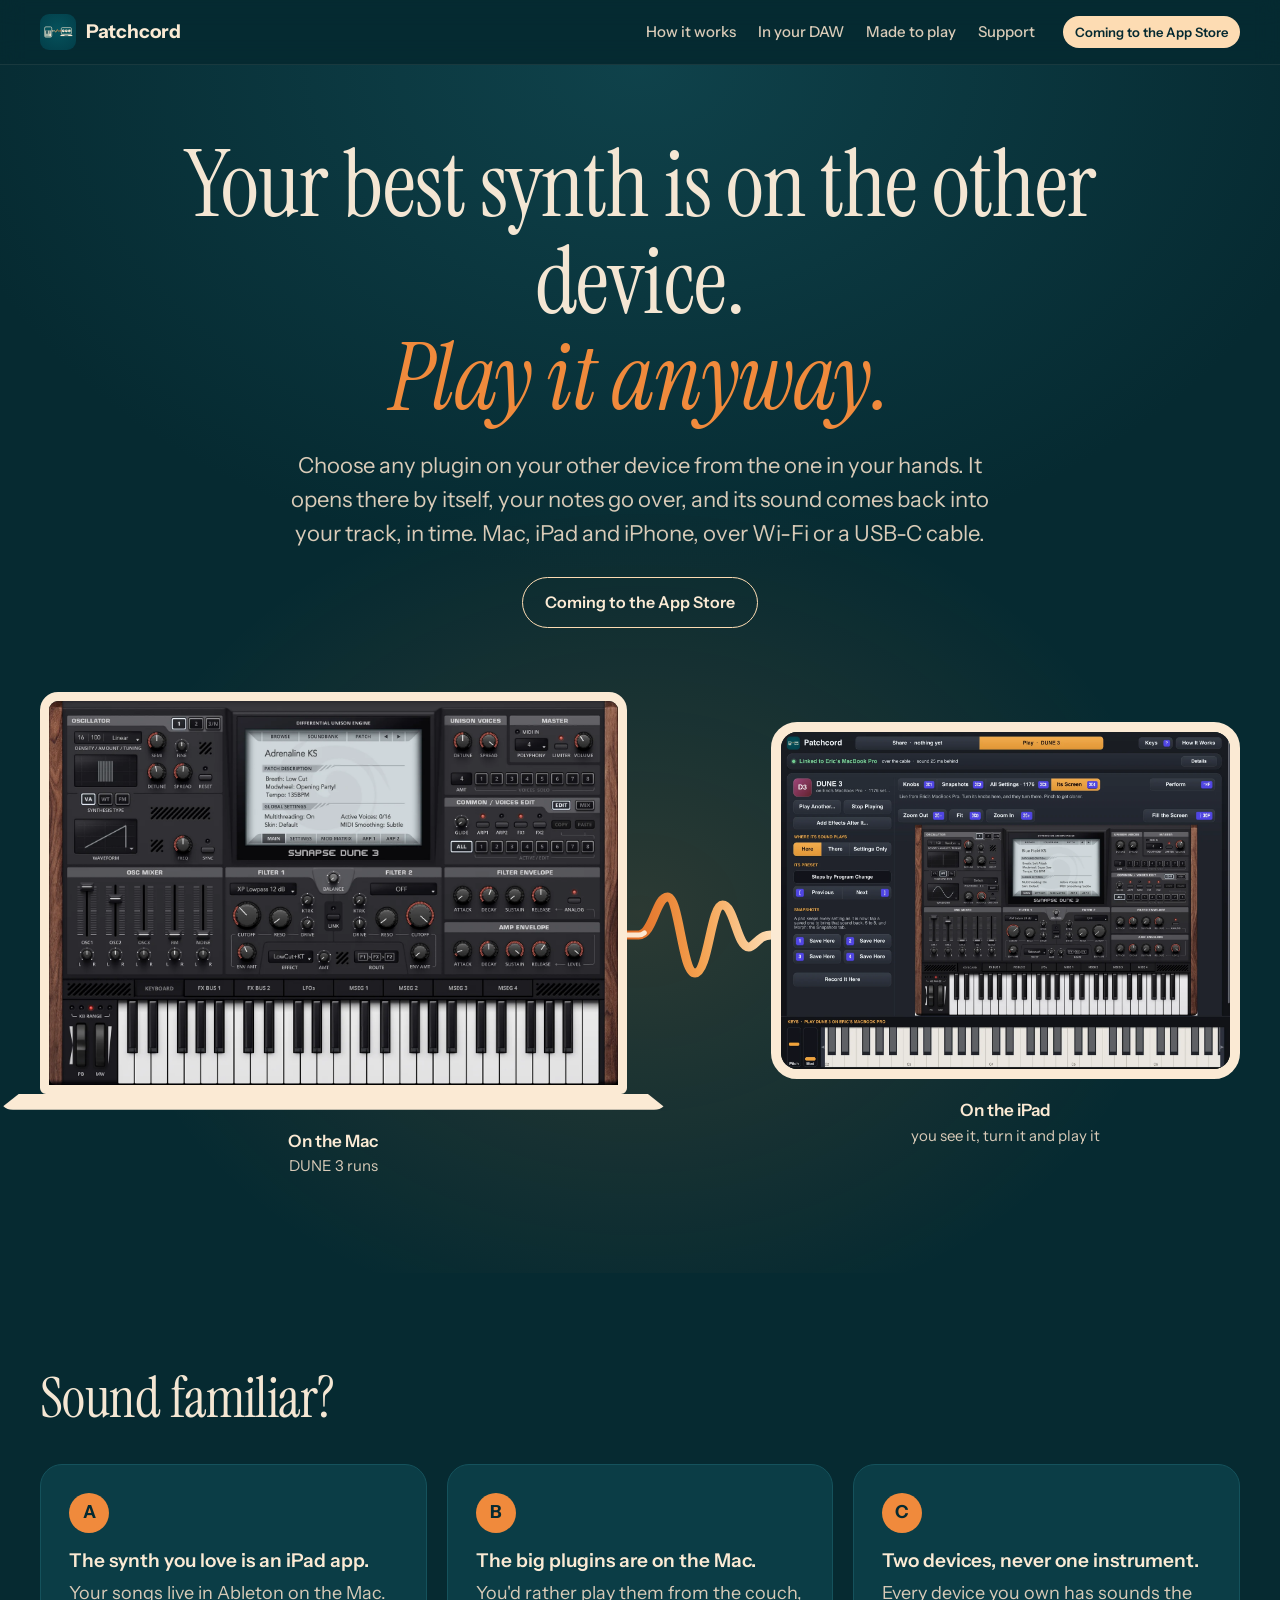
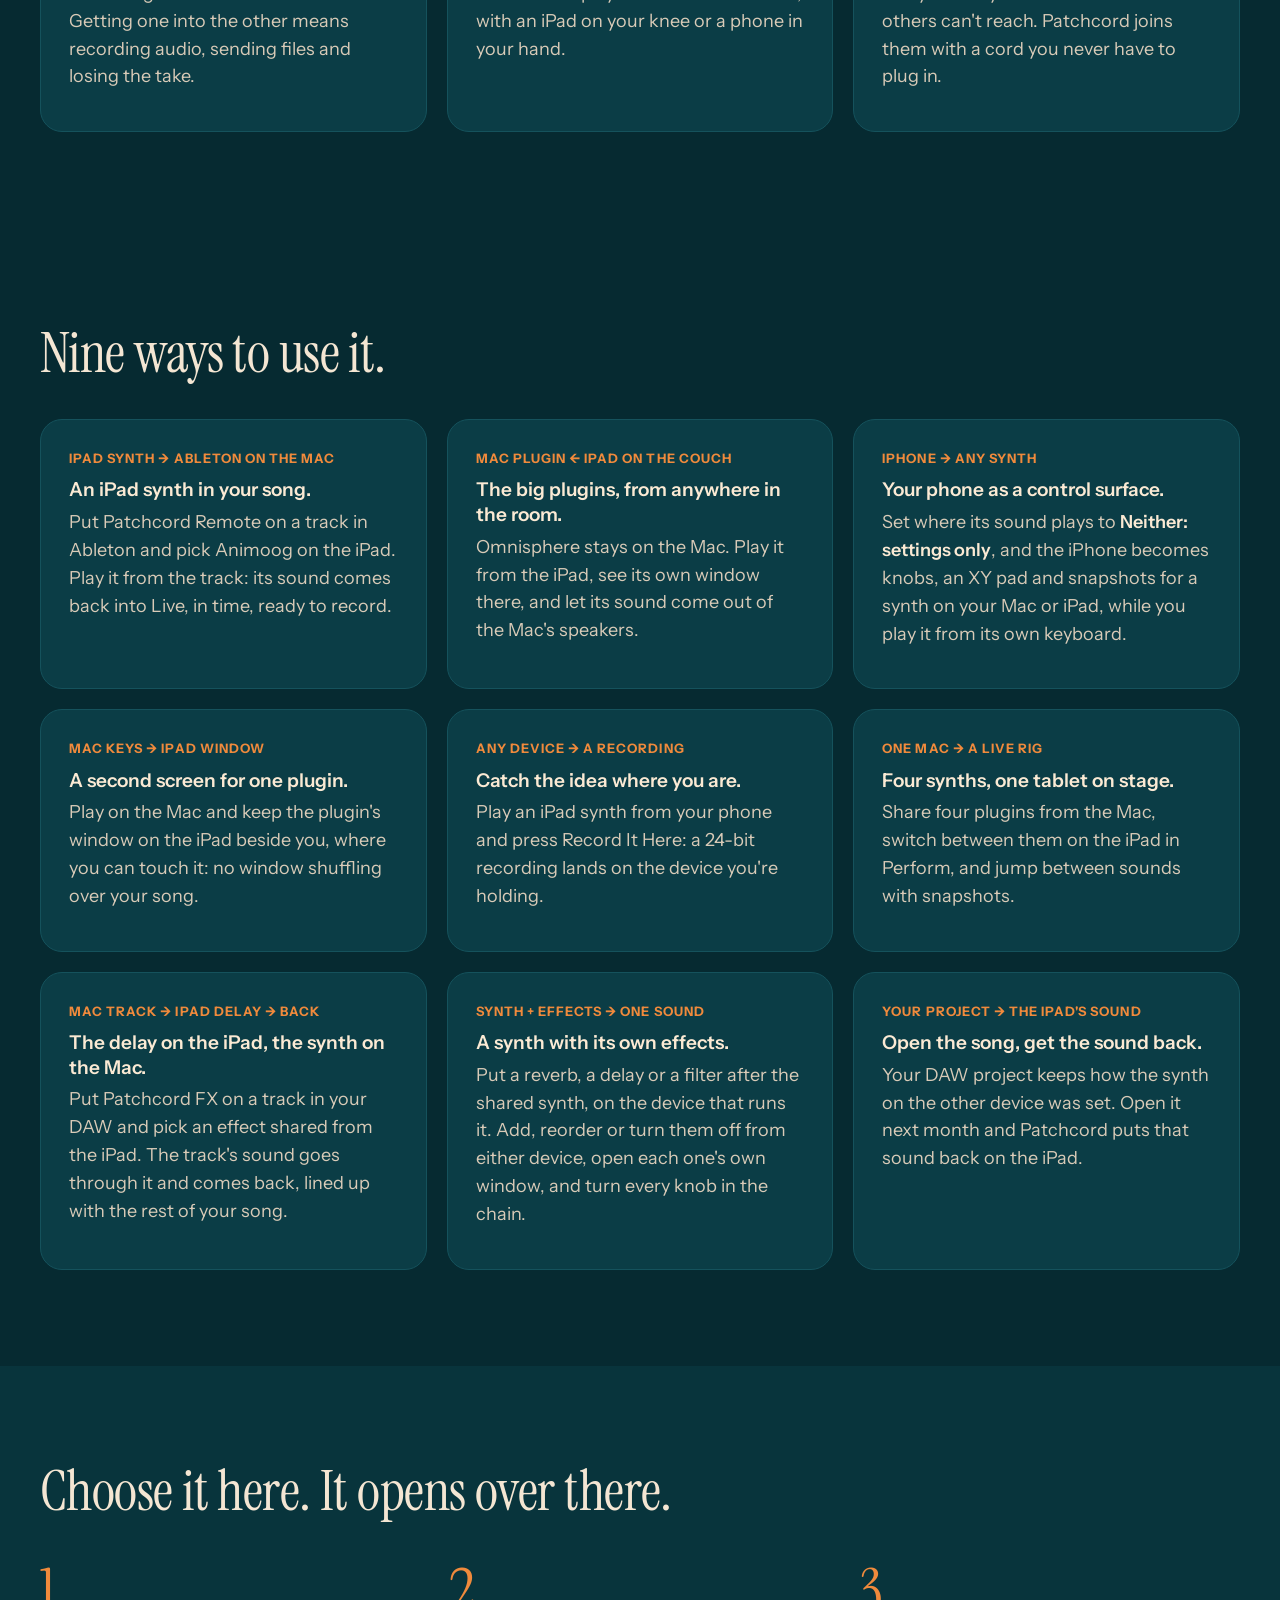
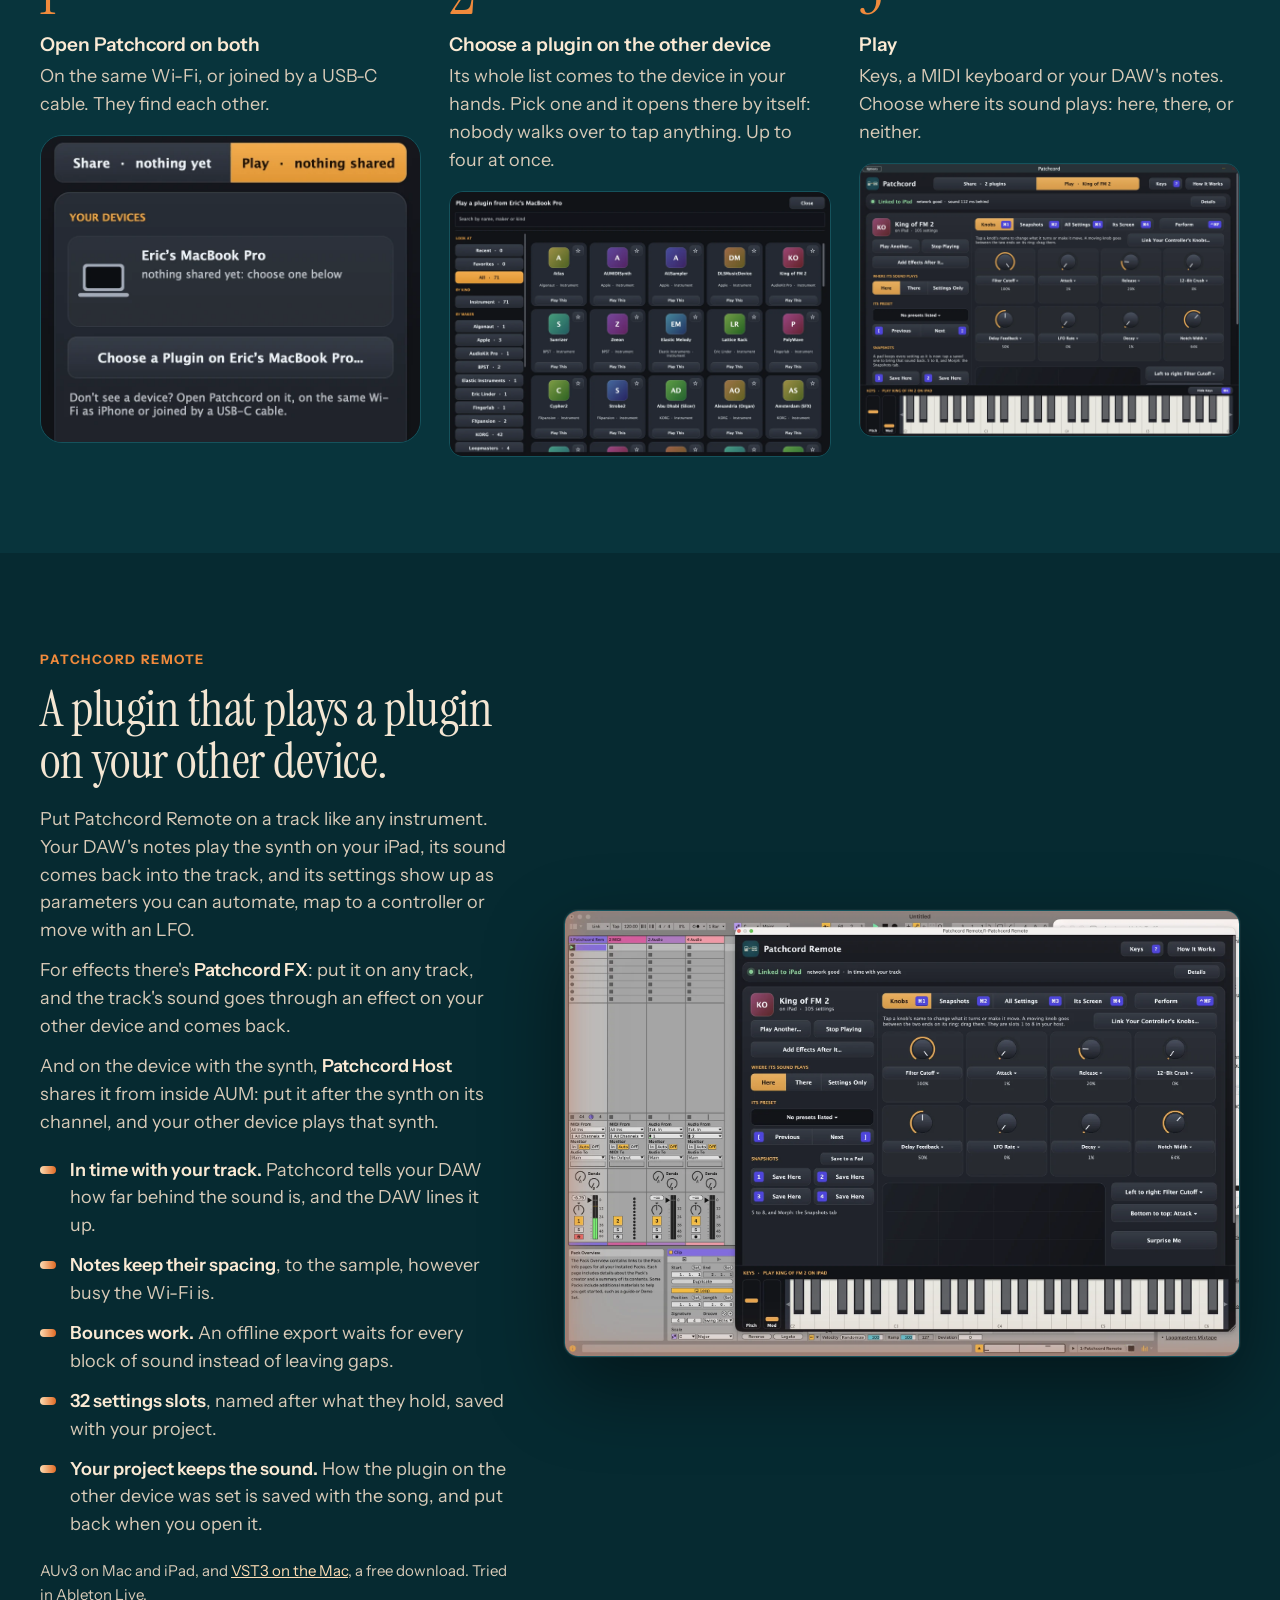
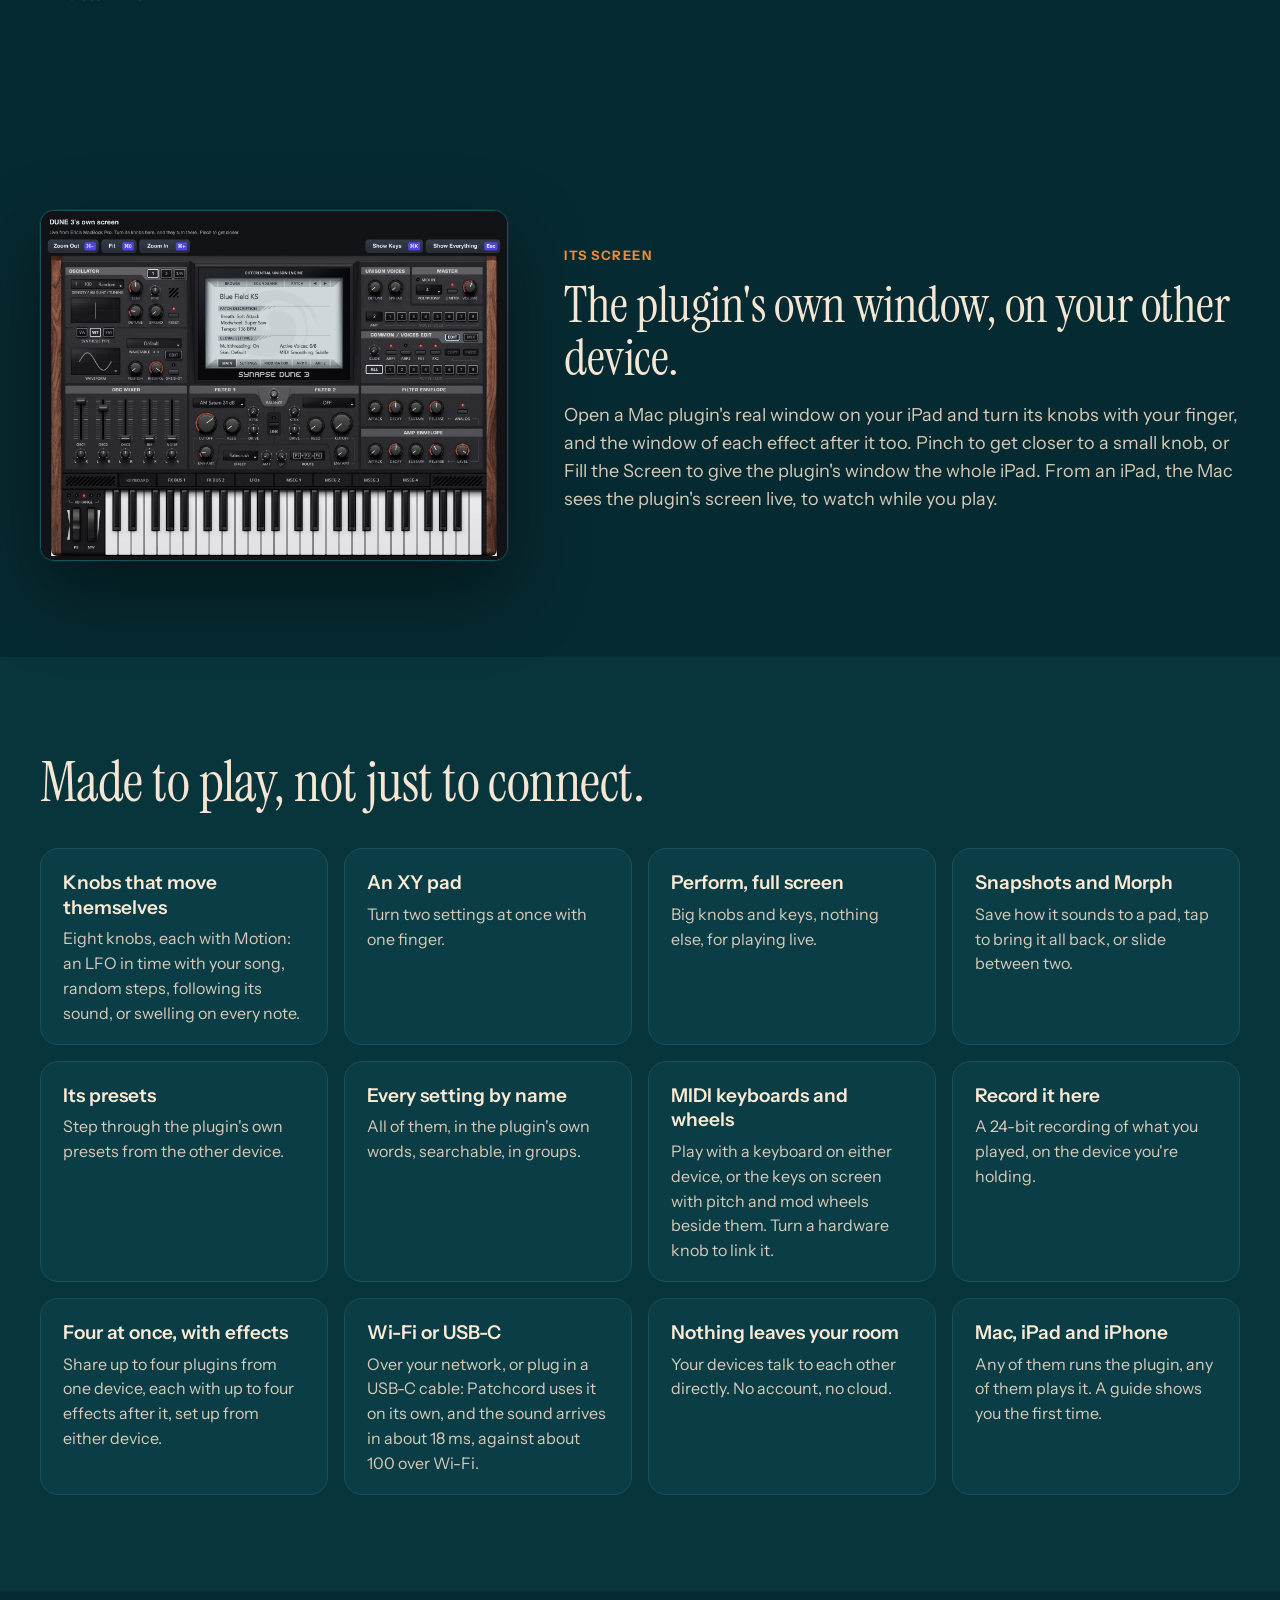
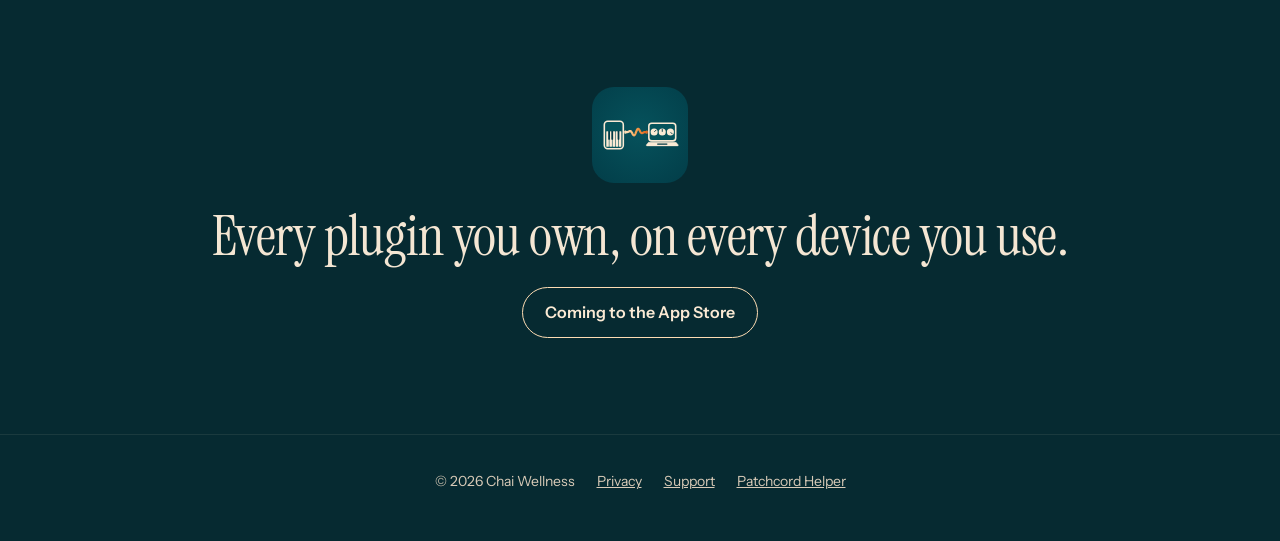
<file: index.html>
<!doctype html>
<html lang="en">
<head>
<meta charset="utf-8">
<meta name="viewport" content="width=device-width, initial-scale=1">
<title>Patchcord: play your iPad's synths from your Mac, and your Mac's from your iPad</title>
<meta name="description" content="Patchcord plays a plugin on one of your devices from another: synths and effects. Notes or sound go over, the sound comes back into your track, in time. Mac, iPad and iPhone, over Wi-Fi or a USB-C cable.">
<meta property="og:title" content="Patchcord">
<meta property="og:description" content="Your best synth is on the other device. Play it anyway.">
<meta property="og:type" content="website">
<meta property="og:url" content="https://patchcordapp.com/">
<meta property="og:image" content="https://patchcordapp.com/og-image.jpg?v=1">
<meta property="og:image:width" content="1200"><meta property="og:image:height" content="630">
<meta name="twitter:card" content="summary_large_image">
<meta name="twitter:title" content="Patchcord">
<meta name="twitter:description" content="Your best synth is on the other device. Play it anyway.">
<meta name="twitter:image" content="https://patchcordapp.com/og-image.jpg?v=1">
<meta name="theme-color" content="#062A31">
<link rel="icon" href="img/icon.svg" type="image/svg+xml">
<link rel="apple-touch-icon" href="apple-touch-icon.png">
<link rel="preconnect" href="https://fonts.googleapis.com">
<link rel="preconnect" href="https://fonts.gstatic.com" crossorigin>
<link href="https://fonts.googleapis.com/css2?family=Instrument+Sans:wght@400;500;600;700&family=Instrument+Serif:ital@0;1&display=swap" rel="stylesheet">
<link rel="stylesheet" href="style.css?v=7">
</head>
<body>

<header class="top">
  <a class="brand" href="#"><img src="img/icon.svg" alt="" width="36" height="36"><span>Patchcord</span></a>
  <nav>
    <a href="#how">How it works</a>
    <a href="#daw">In your DAW</a>
    <a href="#play">Made to play</a>
    <a href="support.html">Support</a>
  </nav>
  <span class="soon" data-store-soon>Coming to the App Store</span>
</header>

<main>

<!-- 1. The claim: name the problem, then the answer -->
<section class="hero">
  <h1>Your best synth is on the other device.<br><em>Play it anyway.</em></h1>
  <p class="lede">Choose any plugin on your other device from the one in your hands. It opens there by itself, your notes go over, and its sound comes back into your track, in time. Mac, iPad and iPhone, over Wi-Fi or a USB-C cable.</p>
  <div class="cta">
    <a class="store-badge" data-store-live hidden href="#" aria-label="Download Patchcord on the App Store"><img src="img/app-store-badge-white.svg" alt="Download on the App Store" width="132" height="44"></a>
    <span class="pill" data-store-soon>Coming to the App Store</span>
  </div>

  <figure class="duo" aria-label="DUNE 3 running on a Mac, played from an iPad">
    <div class="dev laptop">
      <button class="shot" data-full="img/mac-dune.webp"><img src="img/mac-dune.webp" alt="DUNE 3, a synth plugin, open on the Mac" loading="eager"></button>
      <div class="base" aria-hidden="true"></div>
      <figcaption><b>On the Mac</b> DUNE 3 runs</figcaption>
    </div>
    <svg class="cord" viewBox="0 0 220 120" preserveAspectRatio="none" aria-hidden="true">
      <defs><linearGradient id="cg" x1="0" x2="1"><stop offset="0" stop-color="#E06A24"/><stop offset=".5" stop-color="#F4A04E"/><stop offset="1" stop-color="#FDDCB3"/></linearGradient></defs>
      <path class="wire" d="M0,60 L18,60 C40,60 44,22 62,22 C80,22 84,98 104,98 C124,98 128,30 146,30 C164,30 168,72 186,72 C196,72 200,60 220,60"/>
      <path class="pulse" d="M0,60 L18,60 C40,60 44,22 62,22 C80,22 84,98 104,98 C124,98 128,30 146,30 C164,30 168,72 186,72 C196,72 200,60 220,60"/>
    </svg>
    <div class="dev tablet">
      <button class="shot" data-full="img/ipad-its-screen.webp"><img src="img/ipad-its-screen.webp" alt="Patchcord on the iPad, showing DUNE 3's own window live from the Mac" loading="eager"></button>
      <figcaption><b>On the iPad</b> you see it, turn it and play it</figcaption>
    </div>
  </figure>
</section>

<!-- 2. The problem, the way a producer feels it -->
<section class="familiar">
  <h2>Sound familiar?</h2>
  <div class="cards three">
    <article>
      <span class="num">A</span>
      <h3>The synth you love is an iPad app.</h3>
      <p>Your songs live in Ableton on the Mac. Getting one into the other means recording audio, sending files and losing the take.</p>
    </article>
    <article>
      <span class="num">B</span>
      <h3>The big plugins are on the Mac.</h3>
      <p>You'd rather play them from the couch, with an iPad on your knee or a phone in your hand.</p>
    </article>
    <article>
      <span class="num">C</span>
      <h3>Two devices, never one instrument.</h3>
      <p>Every device you own has sounds the others can't reach. Patchcord joins them with a cord you never have to plug in.</p>
    </article>
  </div>
</section>

<!-- 2b. What people do with it: only what it does today (instruments, effects and chains, 2026-11-24) -->
<section id="uses" class="uses">
  <h2>Nine ways to use it.</h2>
  <div class="cards uses-grid">
    <article>
      <p class="pair">iPad synth &rarr; Ableton on the Mac</p>
      <h3>An iPad synth in your song.</h3>
      <p>Put Patchcord Remote on a track in Ableton and pick Animoog on the iPad. Play it from the track: its sound comes back into Live, in time, ready to record.</p>
    </article>
    <article>
      <p class="pair">Mac plugin &larr; iPad on the couch</p>
      <h3>The big plugins, from anywhere in the room.</h3>
      <p>Omnisphere stays on the Mac. Play it from the iPad, see its own window there, and let its sound come out of the Mac's speakers.</p>
    </article>
    <article>
      <p class="pair">iPhone &rarr; any synth</p>
      <h3>Your phone as a control surface.</h3>
      <p>Set where its sound plays to <b>Neither: settings only</b>, and the iPhone becomes knobs, an XY pad and snapshots for a synth on your Mac or iPad, while you play it from its own keyboard.</p>
    </article>
    <article>
      <p class="pair">Mac keys &rarr; iPad window</p>
      <h3>A second screen for one plugin.</h3>
      <p>Play on the Mac and keep the plugin's window on the iPad beside you, where you can touch it: no window shuffling over your song.</p>
    </article>
    <article>
      <p class="pair">Any device &rarr; a recording</p>
      <h3>Catch the idea where you are.</h3>
      <p>Play an iPad synth from your phone and press Record It Here: a 24-bit recording lands on the device you're holding.</p>
    </article>
    <article>
      <p class="pair">One Mac &rarr; a live rig</p>
      <h3>Four synths, one tablet on stage.</h3>
      <p>Share four plugins from the Mac, switch between them on the iPad in Perform, and jump between sounds with snapshots.</p>
    </article>
    <article>
      <p class="pair">Mac track &rarr; iPad delay &rarr; back</p>
      <h3>The delay on the iPad, the synth on the Mac.</h3>
      <p>Put Patchcord FX on a track in your DAW and pick an effect shared from the iPad. The track's sound goes through it and comes back, lined up with the rest of your song.</p>
    </article>
    <article>
      <p class="pair">Synth + effects &rarr; one sound</p>
      <h3>A synth with its own effects.</h3>
      <p>Put a reverb, a delay or a filter after the shared synth, on the device that runs it. Add, reorder or turn them off from either device, open each one's own window, and turn every knob in the chain.</p>
    </article>
    <article>
      <p class="pair">Your project &rarr; the iPad's sound</p>
      <h3>Open the song, get the sound back.</h3>
      <p>Your DAW project keeps how the synth on the other device was set. Open it next month and Patchcord puts that sound back on the iPad.</p>
    </article>
  </div>
</section>

<!-- 3. How easy the core action is -->
<section id="how" class="how">
  <h2>Choose it here. It opens over there.</h2>
  <ol class="steps">
    <li>
      <span class="n">1</span>
      <h3>Open Patchcord on both</h3>
      <p>On the same Wi-Fi, or joined by a USB-C cable. They find each other.</p>
      <button class="shot phone" data-full="img/choose-list.webp"><img src="img/choose-list.webp" alt="Patchcord on an iPhone, finding the Mac, with Choose a Plugin on Eric's MacBook Pro" loading="lazy"></button>
    </li>
    <li>
      <span class="n">2</span>
      <h3>Choose a plugin on the other device</h3>
      <p>Its whole list comes to the device in your hands. Pick one and it opens there by itself: nobody walks over to tap anything. Up to four at once.</p>
      <button class="shot" data-full="img/choose-browser.webp"><img src="img/choose-browser.webp" alt="The Mac's plugins, listed on the iPad, each with Play This" loading="lazy"></button>
    </li>
    <li>
      <span class="n">3</span>
      <h3>Play</h3>
      <p>Keys, a MIDI keyboard or your DAW's notes. Choose where its sound plays: here, there, or neither.</p>
      <button class="shot" data-full="img/mac-king.webp"><img src="img/mac-king.webp" alt="The other way round: King of FM 2 on the iPad, played from the Mac" loading="lazy"></button>
    </li>
  </ol>
</section>

<!-- 4. The real use: inside a DAW -->
<section id="daw" class="feature">
  <div class="copy">
    <p class="kicker">Patchcord Remote</p>
    <h2>A plugin that plays a plugin on your other device.</h2>
    <p>Put Patchcord Remote on a track like any instrument. Your DAW's notes play the synth on your iPad, its sound comes back into the track, and its settings show up as parameters you can automate, map to a controller or move with an LFO.</p>
    <p>For effects there's <b>Patchcord FX</b>: put it on any track, and the track's sound goes through an effect on your other device and comes back.</p>
    <p>And on the device with the synth, <b>Patchcord Host</b> shares it from inside AUM: put it after the synth on its channel, and your other device plays that synth.</p>
    <ul class="ticks">
      <li><b>In time with your track.</b> Patchcord tells your DAW how far behind the sound is, and the DAW lines it up.</li>
      <li><b>Notes keep their spacing</b>, to the sample, however busy the Wi-Fi is.</li>
      <li><b>Bounces work.</b> An offline export waits for every block of sound instead of leaving gaps.</li>
      <li><b>32 settings slots</b>, named after what they hold, saved with your project.</li>
      <li><b>Your project keeps the sound.</b> How the plugin on the other device was set is saved with the song, and put back when you open it.</li>
    </ul>
    <!-- CHECK before publishing: which hosts to name. Tested: Ableton Live 12 (VST3, Mac). Passes auval (AUv3): Logic, GarageBand, AUM not yet tried. -->
    <p class="hosts">AUv3 on Mac and iPad, and <a href="support.html#vst3">VST3 on the Mac</a>, a free download. Tried in Ableton Live.</p>
  </div>
  <button class="shot wide" data-full="img/ableton-remote.webp"><img src="img/ableton-remote.webp" alt="Patchcord Remote on a track in Ableton Live, playing King of FM 2 on the iPad, in time with the track" loading="lazy"></button>
</section>

<!-- 5. The wow: its own screen on the other device -->
<section class="feature flip">
  <div class="copy">
    <p class="kicker">Its Screen</p>
    <h2>The plugin's own window, on your other device.</h2>
    <p>Open a Mac plugin's real window on your iPad and turn its knobs with your finger, and the window of each effect after it too. Pinch to get closer to a small knob, or Fill the Screen to give the plugin's window the whole iPad. From an iPad, the Mac sees the plugin's screen live, to watch while you play.</p>
  </div>
  <button class="shot wide" data-full="img/ipad-fill-screen.webp"><img src="img/ipad-fill-screen.webp" alt="DUNE 3's whole window from the Mac, filling the iPad's screen" loading="lazy"></button>
</section>

<!-- 6. Everything else, as a grid of twelve -->
<section id="play" class="grid-sec">
  <h2>Made to play, not just to connect.</h2>
  <div class="tiles">
    <article><h3>Knobs that move themselves</h3><p>Eight knobs, each with Motion: an LFO in time with your song, random steps, following its sound, or swelling on every note.</p></article>
    <article><h3>An XY pad</h3><p>Turn two settings at once with one finger.</p></article>
    <article><h3>Perform, full screen</h3><p>Big knobs and keys, nothing else, for playing live.</p></article>
    <article><h3>Snapshots and Morph</h3><p>Save how it sounds to a pad, tap to bring it all back, or slide between two.</p></article>
    <article><h3>Its presets</h3><p>Step through the plugin's own presets from the other device.</p></article>
    <article><h3>Every setting by name</h3><p>All of them, in the plugin's own words, searchable, in groups.</p></article>
    <article><h3>MIDI keyboards and wheels</h3><p>Play with a keyboard on either device, or the keys on screen with pitch and mod wheels beside them. Turn a hardware knob to link it.</p></article>
    <article><h3>Record it here</h3><p>A 24-bit recording of what you played, on the device you're holding.</p></article>
    <article><h3>Four at once, with effects</h3><p>Share up to four plugins from one device, each with up to four effects after it, set up from either device.</p></article>
    <article><h3>Wi-Fi or USB-C</h3><p>Over your network, or plug in a USB-C cable: Patchcord uses it on its own, and the sound arrives in about 18&nbsp;ms, against about 100 over Wi-Fi.</p></article>
    <article><h3>Nothing leaves your room</h3><p>Your devices talk to each other directly. No account, no cloud.</p></article>
    <article><h3>Mac, iPad and iPhone</h3><p>Any of them runs the plugin, any of them plays it. A guide shows you the first time.</p></article>
  </div>
</section>

<!-- 7. Why I made it: Eric writes this; nothing publishes until he has -->
<!--
<section id="story" class="story">
  <h2>Why I made Patchcord</h2>
  <p>[Eric's words]</p>
  <p class="sig">Eric</p>
</section>
-->

<section class="close">
  <img src="img/icon.svg" alt="" width="96" height="96">
  <h2>Every plugin you own, on every device you use.</h2>
  <div class="cta">
    <a class="store-badge" data-store-live hidden href="#" aria-label="Download Patchcord on the App Store"><img src="img/app-store-badge-white.svg" alt="Download on the App Store" width="132" height="44"></a>
    <span class="pill" data-store-soon>Coming to the App Store</span>
  </div>
</section>

</main>

<footer>
  <span>© 2026 Chai Wellness</span>
  <a href="privacy.html">Privacy</a>
  <a href="support.html">Support</a>
  <a href="helper.html">Patchcord Helper</a>
</footer>

<div class="viewer" hidden role="dialog" aria-modal="true" aria-label="Screenshot, full size">
  <button class="close-v" aria-label="Close">Close</button>
  <img alt="">
</div>

<script src="site.js" defer></script>
<script src="store.js" defer></script>
</body>
</html>
</file>
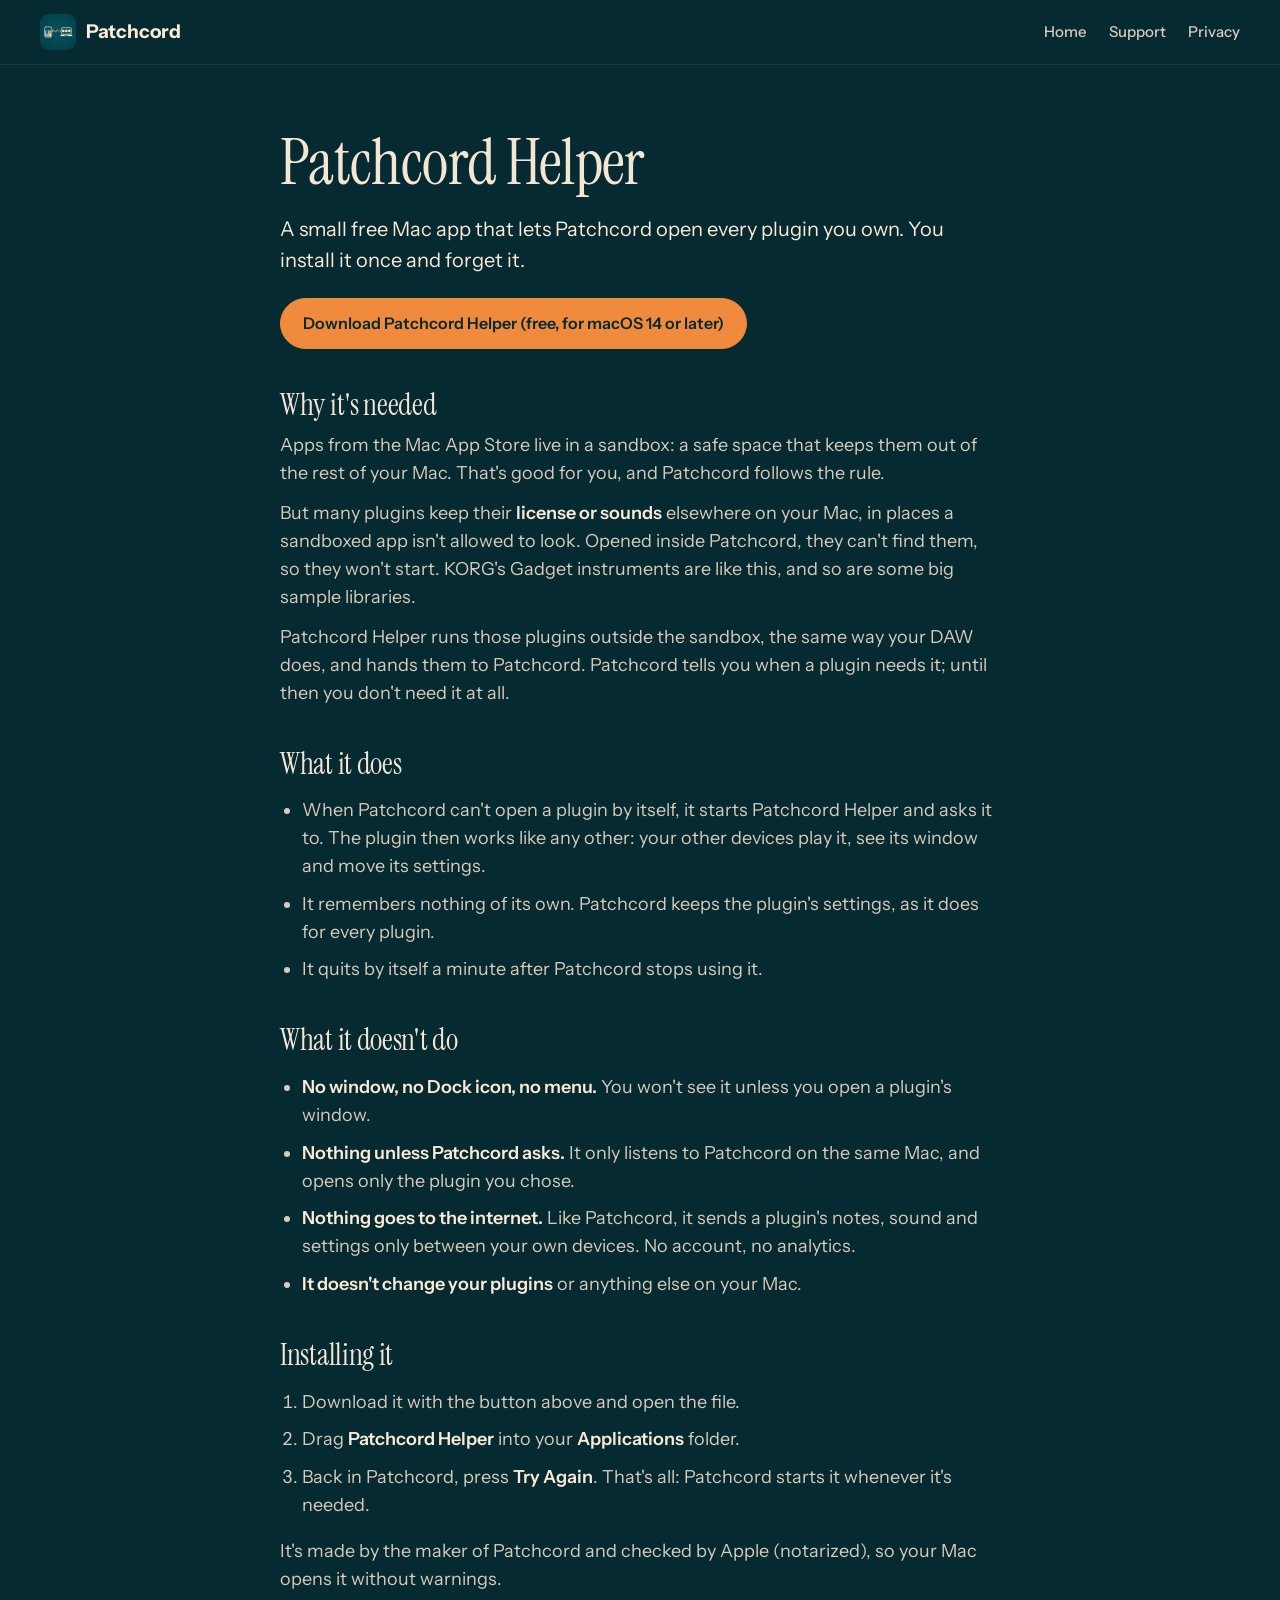
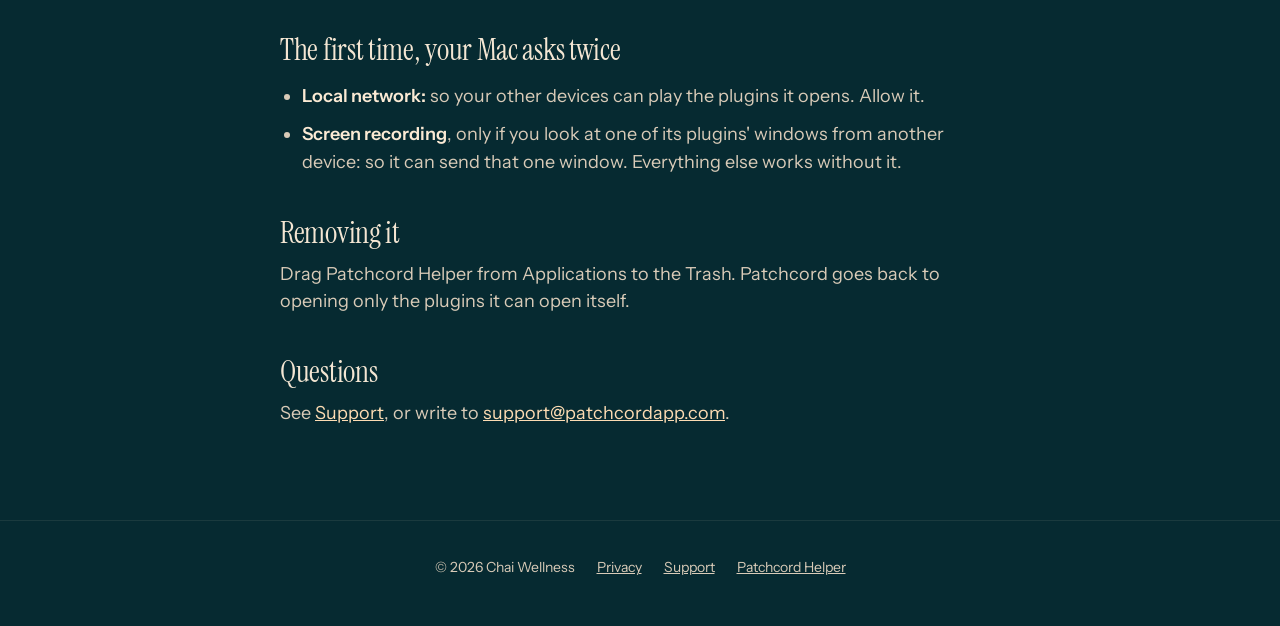
<file: helper.html>
<!doctype html>
<html lang="en">
<head>
<meta charset="utf-8">
<meta name="viewport" content="width=device-width, initial-scale=1">
<title>Patchcord Helper</title>
<meta name="description" content="A small free Mac app that lets Patchcord from the App Store open every plugin you own, including the ones whose licenses and sounds live elsewhere on your Mac.">
<meta name="theme-color" content="#062A31">
<link rel="icon" href="img/icon.svg" type="image/svg+xml">
<link rel="apple-touch-icon" href="apple-touch-icon.png">
<link rel="preconnect" href="https://fonts.googleapis.com">
<link rel="preconnect" href="https://fonts.gstatic.com" crossorigin>
<link href="https://fonts.googleapis.com/css2?family=Instrument+Sans:wght@400;500;600;700&family=Instrument+Serif:ital@0;1&display=swap" rel="stylesheet">
<link rel="stylesheet" href="style.css?v=7">
</head>
<body>
<header class="top">
  <a class="brand" href="index.html"><img src="img/icon.svg" alt="" width="36" height="36"><span>Patchcord</span></a>
  <nav><a href="index.html">Home</a><a href="support.html">Support</a><a href="privacy.html">Privacy</a></nav>
</header>
<main class="page">
  <h1>Patchcord Helper</h1>
  <p class="lede-left">A small free Mac app that lets Patchcord open every plugin you own. You install it once and forget it.</p>

  <div class="dl">
    <a class="pill dl-btn" data-helper-dl hidden href="#">Download Patchcord Helper (free, for macOS 14 or later)</a>
    <span class="pill" data-helper-soon>Download coming soon</span>
  </div>

  <h2>Why it's needed</h2>
  <p>Apps from the Mac App Store live in a sandbox: a safe space that keeps them out of the rest of your Mac. That's good for you, and Patchcord follows the rule.</p>
  <p>But many plugins keep their <b>license or sounds</b> elsewhere on your Mac, in places a sandboxed app isn't allowed to look. Opened inside Patchcord, they can't find them, so they won't start. KORG's Gadget instruments are like this, and so are some big sample libraries.</p>
  <p>Patchcord Helper runs those plugins outside the sandbox, the same way your DAW does, and hands them to Patchcord. Patchcord tells you when a plugin needs it; until then you don't need it at all.</p>

  <h2>What it does</h2>
  <ul>
    <li>When Patchcord can't open a plugin by itself, it starts Patchcord Helper and asks it to. The plugin then works like any other: your other devices play it, see its window and move its settings.</li>
    <li>It remembers nothing of its own. Patchcord keeps the plugin's settings, as it does for every plugin.</li>
    <li>It quits by itself a minute after Patchcord stops using it.</li>
  </ul>

  <h2>What it doesn't do</h2>
  <ul>
    <li><b>No window, no Dock icon, no menu.</b> You won't see it unless you open a plugin's window.</li>
    <li><b>Nothing unless Patchcord asks.</b> It only listens to Patchcord on the same Mac, and opens only the plugin you chose.</li>
    <li><b>Nothing goes to the internet.</b> Like Patchcord, it sends a plugin's notes, sound and settings only between your own devices. No account, no analytics.</li>
    <li><b>It doesn't change your plugins</b> or anything else on your Mac.</li>
  </ul>

  <h2>Installing it</h2>
  <ol class="steps-plain">
    <li>Download it with the button above and open the file.</li>
    <li>Drag <b>Patchcord Helper</b> into your <b>Applications</b> folder.</li>
    <li>Back in Patchcord, press <b>Try Again</b>. That's all: Patchcord starts it whenever it's needed.</li>
  </ol>
  <p>It's made by the maker of Patchcord and checked by Apple (notarized), so your Mac opens it without warnings.</p>

  <h2>The first time, your Mac asks twice</h2>
  <ul>
    <li><b>Local network:</b> so your other devices can play the plugins it opens. Allow it.</li>
    <li><b>Screen recording</b>, only if you look at one of its plugins' windows from another device: so it can send that one window. Everything else works without it.</li>
  </ul>

  <h2>Removing it</h2>
  <p>Drag Patchcord Helper from Applications to the Trash. Patchcord goes back to opening only the plugins it can open itself.</p>

  <h2>Questions</h2>
  <p>See <a href="support.html">Support</a>, or write to <a data-email href="#"></a>.</p>
</main>
<footer>
  <span>© 2026 Chai Wellness</span>
  <a href="privacy.html">Privacy</a>
  <a href="support.html">Support</a>
  <a href="helper.html">Patchcord Helper</a>
</footer>
<script>
  // The helper's download, in one place. Empty until it's notarized and uploaded; then the button appears.
  var HELPER_URL = "downloads/Patchcord-Helper.zip";
  var SUPPORT_EMAIL = "support@patchcordapp.com";
  if (HELPER_URL) { var b = document.querySelector("[data-helper-dl]"); b.href = HELPER_URL; b.hidden = false; document.querySelector("[data-helper-soon]").hidden = true; }
  var a = document.querySelector("[data-email]"); a.href = "mailto:" + SUPPORT_EMAIL; a.textContent = SUPPORT_EMAIL;
</script>
</body>
</html>
</file>
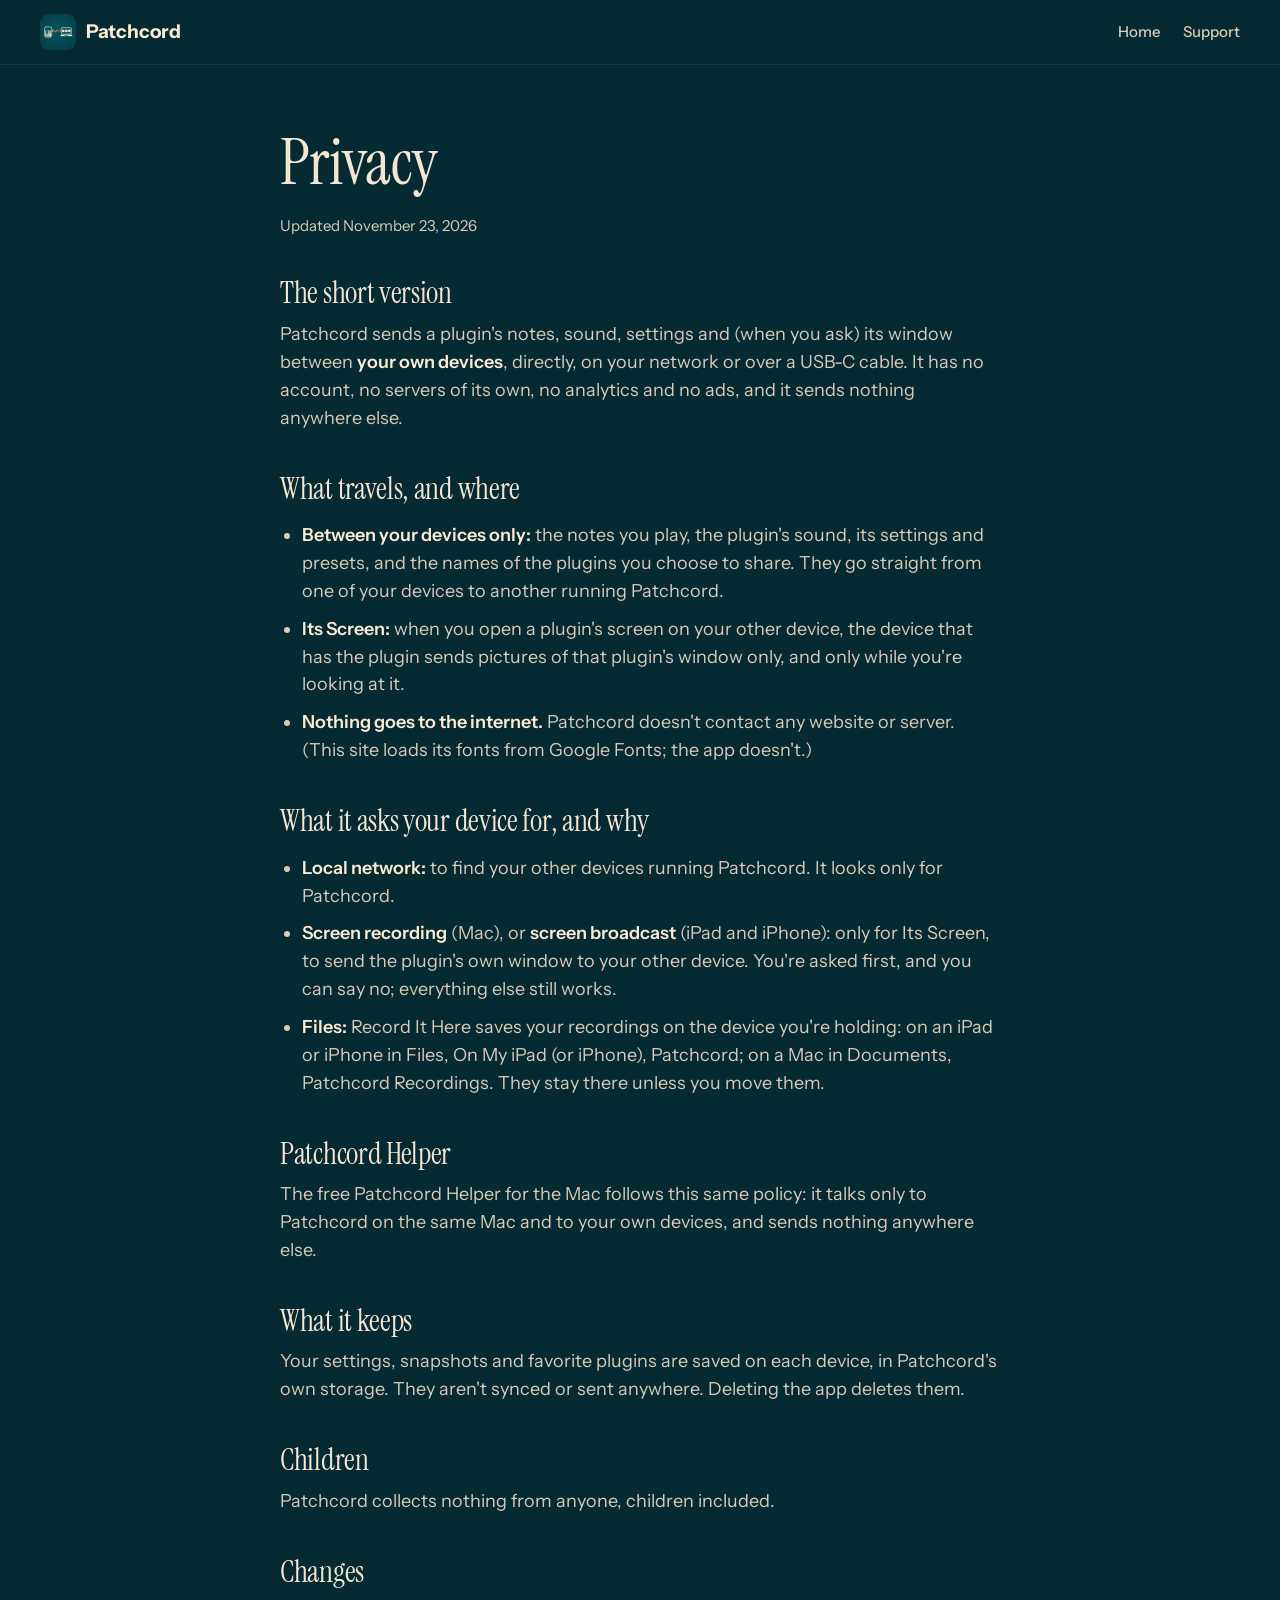
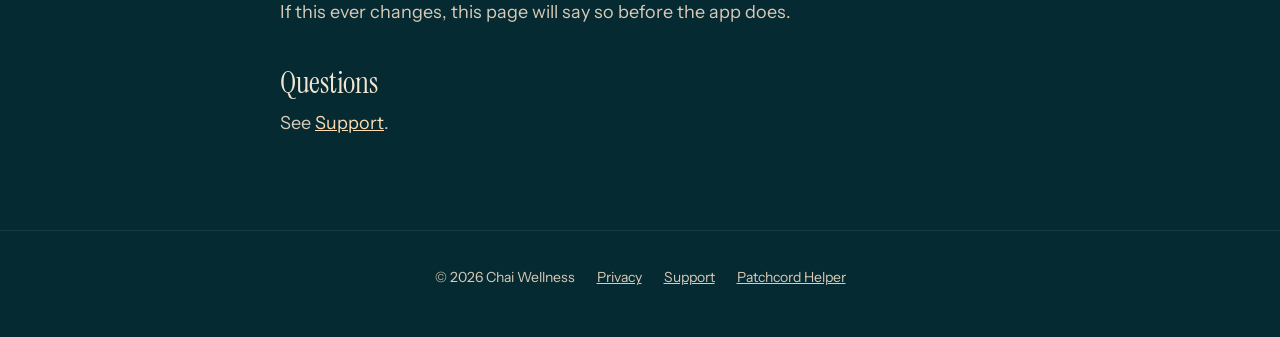
<file: privacy.html>
<!doctype html>
<html lang="en">
<head>
<meta charset="utf-8">
<meta name="viewport" content="width=device-width, initial-scale=1">
<title>Patchcord: Privacy</title>
<meta name="description" content="Patchcord's privacy policy: your devices talk to each other directly, and nothing goes anywhere else.">
<meta name="theme-color" content="#062A31">
<link rel="icon" href="img/icon.svg" type="image/svg+xml">
<link rel="apple-touch-icon" href="apple-touch-icon.png">
<link rel="preconnect" href="https://fonts.googleapis.com">
<link rel="preconnect" href="https://fonts.gstatic.com" crossorigin>
<link href="https://fonts.googleapis.com/css2?family=Instrument+Sans:wght@400;500;600;700&family=Instrument+Serif:ital@0;1&display=swap" rel="stylesheet">
<link rel="stylesheet" href="style.css?v=7">
</head>
<body>
<header class="top">
  <a class="brand" href="index.html"><img src="img/icon.svg" alt="" width="36" height="36"><span>Patchcord</span></a>
  <nav><a href="index.html">Home</a><a href="support.html">Support</a></nav>
</header>
<main class="page">
  <h1>Privacy</h1>
  <p class="updated">Updated November 23, 2026</p>

  <h2>The short version</h2>
  <p>Patchcord sends a plugin's notes, sound, settings and (when you ask) its window between <b>your own devices</b>, directly, on your network or over a USB-C cable. It has no account, no servers of its own, no analytics and no ads, and it sends nothing anywhere else.</p>

  <h2>What travels, and where</h2>
  <ul>
    <li><b>Between your devices only:</b> the notes you play, the plugin's sound, its settings and presets, and the names of the plugins you choose to share. They go straight from one of your devices to another running Patchcord.</li>
    <li><b>Its Screen:</b> when you open a plugin's screen on your other device, the device that has the plugin sends pictures of that plugin's window only, and only while you're looking at it.</li>
    <li><b>Nothing goes to the internet.</b> Patchcord doesn't contact any website or server. (This site loads its fonts from Google Fonts; the app doesn't.)</li>
  </ul>

  <h2>What it asks your device for, and why</h2>
  <ul>
    <li><b>Local network:</b> to find your other devices running Patchcord. It looks only for Patchcord.</li>
    <li><b>Screen recording</b> (Mac), or <b>screen broadcast</b> (iPad and iPhone): only for Its Screen, to send the plugin's own window to your other device. You're asked first, and you can say no; everything else still works.</li>
    <li><b>Files:</b> Record It Here saves your recordings on the device you're holding: on an iPad or iPhone in Files, On My iPad (or iPhone), Patchcord; on a Mac in Documents, Patchcord Recordings. They stay there unless you move them.</li>
  </ul>

  <h2>Patchcord Helper</h2>
  <p>The free Patchcord Helper for the Mac follows this same policy: it talks only to Patchcord on the same Mac and to your own devices, and sends nothing anywhere else.</p>

  <h2>What it keeps</h2>
  <p>Your settings, snapshots and favorite plugins are saved on each device, in Patchcord's own storage. They aren't synced or sent anywhere. Deleting the app deletes them.</p>

  <h2>Children</h2>
  <p>Patchcord collects nothing from anyone, children included.</p>

  <h2>Changes</h2>
  <p>If this ever changes, this page will say so before the app does.</p>

  <h2>Questions</h2>
  <p>See <a href="support.html">Support</a>.</p>
</main>
<footer>
  <span>© 2026 Chai Wellness</span>
  <a href="privacy.html">Privacy</a>
  <a href="support.html">Support</a>
  <a href="helper.html">Patchcord Helper</a>
</footer>
</body>
</html>
</file>
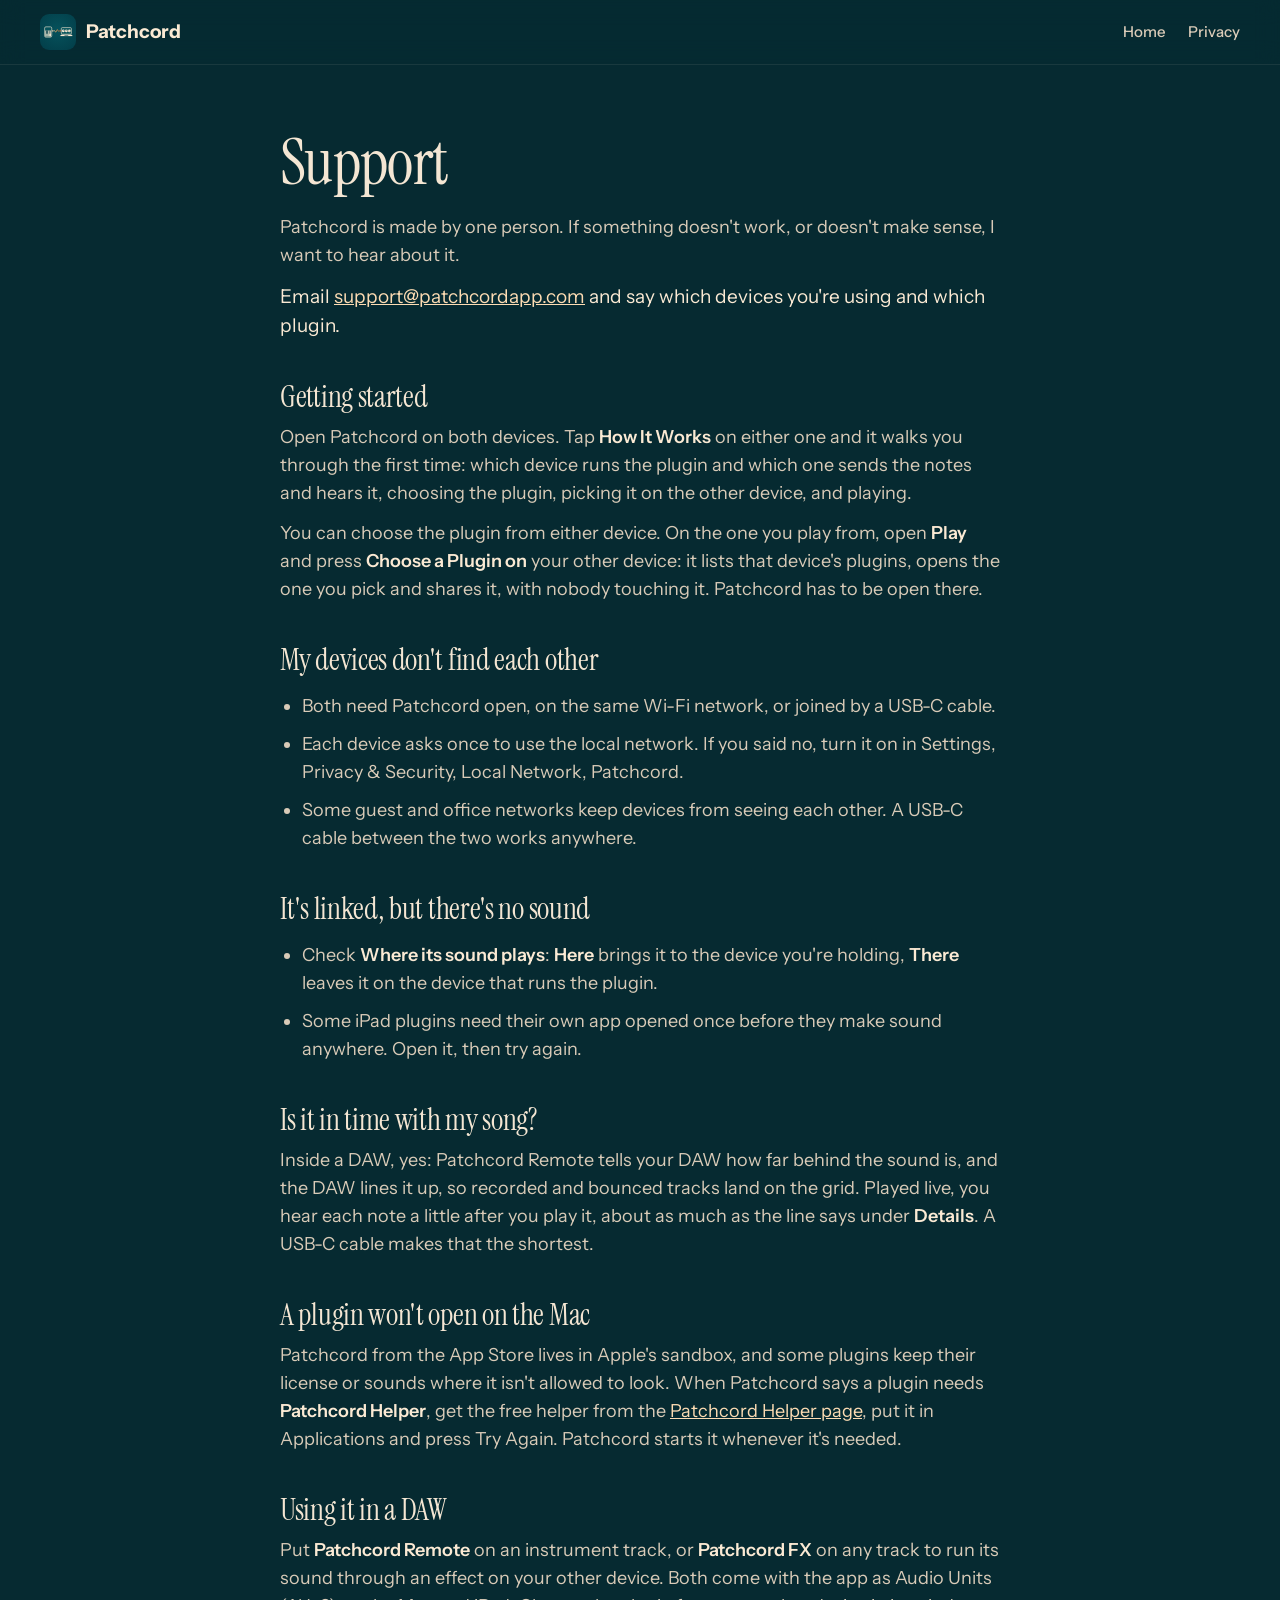
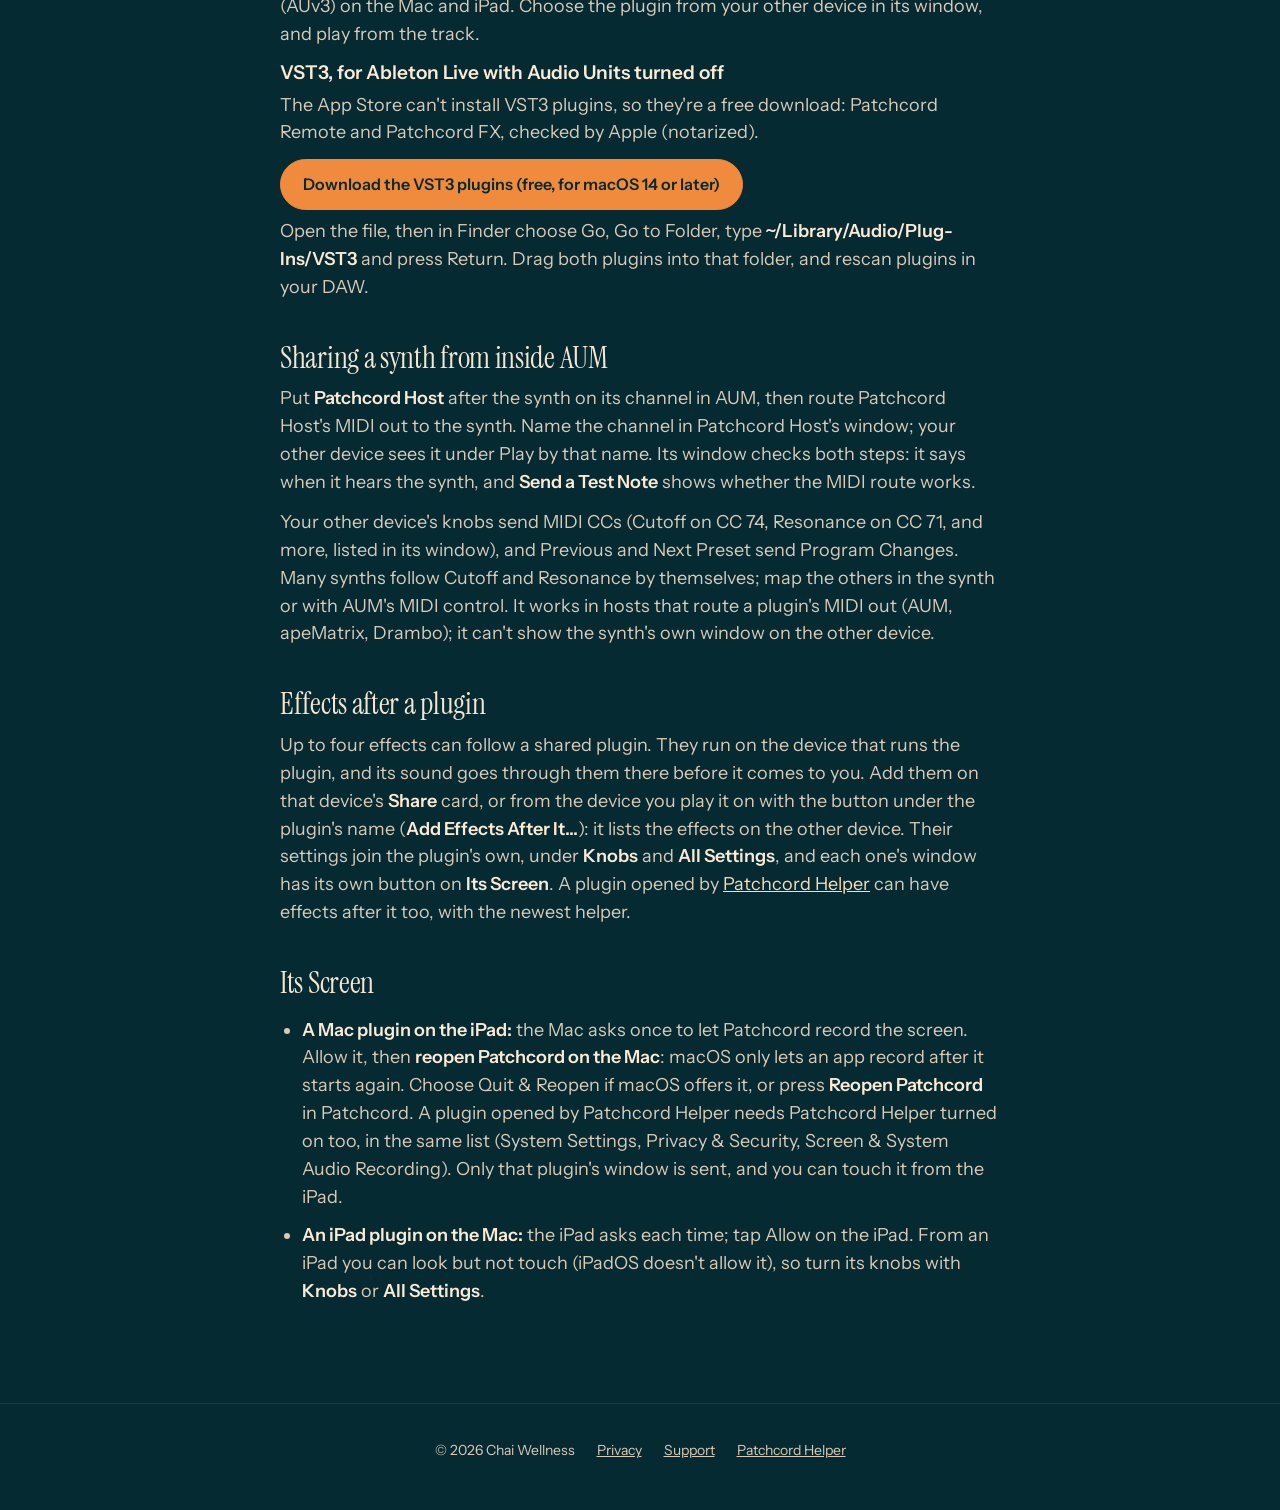
<file: support.html>
<!doctype html>
<html lang="en">
<head>
<meta charset="utf-8">
<meta name="viewport" content="width=device-width, initial-scale=1">
<title>Patchcord: Support</title>
<meta name="description" content="Help with Patchcord: getting two devices linked, sound, timing, plugins in your DAW, effects after a plugin, and Its Screen.">
<meta name="theme-color" content="#062A31">
<link rel="icon" href="img/icon.svg" type="image/svg+xml">
<link rel="apple-touch-icon" href="apple-touch-icon.png">
<link rel="preconnect" href="https://fonts.googleapis.com">
<link rel="preconnect" href="https://fonts.gstatic.com" crossorigin>
<link href="https://fonts.googleapis.com/css2?family=Instrument+Sans:wght@400;500;600;700&family=Instrument+Serif:ital@0;1&display=swap" rel="stylesheet">
<link rel="stylesheet" href="style.css?v=7">
</head>
<body>
<header class="top">
  <a class="brand" href="index.html"><img src="img/icon.svg" alt="" width="36" height="36"><span>Patchcord</span></a>
  <nav><a href="index.html">Home</a><a href="privacy.html">Privacy</a></nav>
</header>
<main class="page">
  <h1>Support</h1>
  <p>Patchcord is made by one person. If something doesn't work, or doesn't make sense, I want to hear about it.</p>
  <p class="contact" data-email-line hidden>Email <a data-email href="#"></a> and say which devices you're using and which plugin.</p>

  <h2>Getting started</h2>
  <p>Open Patchcord on both devices. Tap <b>How It Works</b> on either one and it walks you through the first time: which device runs the plugin and which one sends the notes and hears it, choosing the plugin, picking it on the other device, and playing.</p>
  <p>You can choose the plugin from either device. On the one you play from, open <b>Play</b> and press <b>Choose a Plugin on</b> your other device: it lists that device's plugins, opens the one you pick and shares it, with nobody touching it. Patchcord has to be open there.</p>

  <h2>My devices don't find each other</h2>
  <ul>
    <li>Both need Patchcord open, on the same Wi-Fi network, or joined by a USB-C cable.</li>
    <li>Each device asks once to use the local network. If you said no, turn it on in Settings, Privacy &amp; Security, Local Network, Patchcord.</li>
    <li>Some guest and office networks keep devices from seeing each other. A USB-C cable between the two works anywhere.</li>
  </ul>

  <h2>It's linked, but there's no sound</h2>
  <ul>
    <li>Check <b>Where its sound plays</b>: <b>Here</b> brings it to the device you're holding, <b>There</b> leaves it on the device that runs the plugin.</li>
    <li>Some iPad plugins need their own app opened once before they make sound anywhere. Open it, then try again.</li>
  </ul>

  <h2>Is it in time with my song?</h2>
  <p>Inside a DAW, yes: Patchcord Remote tells your DAW how far behind the sound is, and the DAW lines it up, so recorded and bounced tracks land on the grid. Played live, you hear each note a little after you play it, about as much as the line says under <b>Details</b>. A USB-C cable makes that the shortest.</p>

  <h2>A plugin won't open on the Mac</h2>
  <p>Patchcord from the App Store lives in Apple's sandbox, and some plugins keep their license or sounds where it isn't allowed to look. When Patchcord says a plugin needs <b>Patchcord Helper</b>, get the free helper from the <a href="helper.html">Patchcord Helper page</a>, put it in Applications and press Try Again. Patchcord starts it whenever it's needed.</p>

  <h2>Using it in a DAW</h2>
  <p>Put <b>Patchcord Remote</b> on an instrument track, or <b>Patchcord FX</b> on any track to run its sound through an effect on your other device. Both come with the app as Audio Units (AUv3) on the Mac and iPad. Choose the plugin from your other device in its window, and play from the track.</p>
  <h3 id="vst3">VST3, for Ableton Live with Audio Units turned off</h3>
  <p>The App Store can't install VST3 plugins, so they're a free download: Patchcord Remote and Patchcord FX, checked by Apple (notarized).</p>
  <div class="dl"><a class="pill dl-btn" href="downloads/Patchcord-VST3.dmg">Download the VST3 plugins (free, for macOS 14 or later)</a></div>
  <p>Open the file, then in Finder choose Go, Go to Folder, type <b>~/Library/Audio/Plug-Ins/VST3</b> and press Return. Drag both plugins into that folder, and rescan plugins in your DAW.</p>

  <h2>Sharing a synth from inside AUM</h2>
  <p>Put <b>Patchcord Host</b> after the synth on its channel in AUM, then route Patchcord Host's MIDI out to the synth. Name the channel in Patchcord Host's window; your other device sees it under Play by that name. Its window checks both steps: it says when it hears the synth, and <b>Send a Test Note</b> shows whether the MIDI route works.</p>
  <p>Your other device's knobs send MIDI CCs (Cutoff on CC 74, Resonance on CC 71, and more, listed in its window), and Previous and Next Preset send Program Changes. Many synths follow Cutoff and Resonance by themselves; map the others in the synth or with AUM's MIDI control. It works in hosts that route a plugin's MIDI out (AUM, apeMatrix, Drambo); it can't show the synth's own window on the other device.</p>

  <h2>Effects after a plugin</h2>
  <p>Up to four effects can follow a shared plugin. They run on the device that runs the plugin, and its sound goes through them there before it comes to you. Add them on that device's <b>Share</b> card, or from the device you play it on with the button under the plugin's name (<b>Add Effects After It...</b>): it lists the effects on the other device. Their settings join the plugin's own, under <b>Knobs</b> and <b>All Settings</b>, and each one's window has its own button on <b>Its Screen</b>. A plugin opened by <a href="helper.html">Patchcord Helper</a> can have effects after it too, with the newest helper.</p>

  <h2>Its Screen</h2>
  <ul>
    <li><b>A Mac plugin on the iPad:</b> the Mac asks once to let Patchcord record the screen. Allow it, then <b>reopen Patchcord on the Mac</b>: macOS only lets an app record after it starts again. Choose Quit &amp; Reopen if macOS offers it, or press <b>Reopen Patchcord</b> in Patchcord. A plugin opened by Patchcord Helper needs Patchcord Helper turned on too, in the same list (System Settings, Privacy &amp; Security, Screen &amp; System Audio Recording). Only that plugin's window is sent, and you can touch it from the iPad.</li>
    <li><b>An iPad plugin on the Mac:</b> the iPad asks each time; tap Allow on the iPad. From an iPad you can look but not touch (iPadOS doesn't allow it), so turn its knobs with <b>Knobs</b> or <b>All Settings</b>.</li>
  </ul>
</main>
<footer>
  <span>© 2026 Chai Wellness</span>
  <a href="privacy.html">Privacy</a>
  <a href="support.html">Support</a>
  <a href="helper.html">Patchcord Helper</a>
</footer>
<script>
  // The support address, in one place. Empty until it exists; then the line above appears.
  var SUPPORT_EMAIL = "support@patchcordapp.com";
  if (SUPPORT_EMAIL) { var a = document.querySelector("[data-email]"); a.href = "mailto:" + SUPPORT_EMAIL; a.textContent = SUPPORT_EMAIL; document.querySelector("[data-email-line]").hidden = false; }
</script>
</body>
</html>
</file>
<file: style.css>
/* Patchcord's site: the icon's colours (deep teal, cream, a cream-to-orange cord), dark only, like a studio at night */
:root {
  --bg: #062A31; --bg2: #08343C; --card: #0B3D46; --edge: #15525C;
  --cream: #FBEAD4; --text: #F4E6D3; --soft: #D9CBB8;
  --orange: #F08A3C; --orange2: #E06A24; --peach: #FDDCB3;
  --serif: "Instrument Serif", Georgia, serif;
  --sans: "Instrument Sans", -apple-system, BlinkMacSystemFont, "Segoe UI", sans-serif;
  color-scheme: dark;
}
* { box-sizing: border-box; }
[hidden] { display: none !important; }
html { scroll-behavior: smooth; }
body { margin: 0; background: var(--bg); color: var(--text); font: 18px/1.55 var(--sans); -webkit-font-smoothing: antialiased; }
img { max-width: 100%; display: block; }
a { color: var(--peach); }
h1, h2 { font-family: var(--serif); font-weight: 400; letter-spacing: -0.01em; line-height: 1.05; margin: 0 0 18px; }
h1 em, h2 em { font-style: italic; color: var(--orange); }
h3 { font-size: 19px; line-height: 1.3; margin: 0 0 6px; color: var(--cream); font-weight: 600; }
p { margin: 0 0 12px; color: var(--soft); }
b { color: var(--cream); font-weight: 600; }

/* top bar */
.top { position: sticky; top: 0; z-index: 10; display: flex; align-items: center; gap: 28px; padding: 14px max(20px, calc(50% - 600px));
  background: rgba(6, 42, 49, 0.86); backdrop-filter: blur(12px); -webkit-backdrop-filter: blur(12px); border-bottom: 1px solid rgba(251, 234, 212, 0.08); }
.brand { display: flex; align-items: center; gap: 10px; color: var(--cream); text-decoration: none; font-weight: 700; font-size: 19px; }
.brand img { border-radius: 9px; }
.top nav { display: flex; gap: 22px; margin-left: auto; }
.top nav a { color: var(--soft); text-decoration: none; font-size: 15px; font-weight: 500; }
.top nav a:hover { color: var(--cream); }
.soon { font-size: 13px; font-weight: 600; color: var(--bg); background: var(--peach); padding: 6px 12px; border-radius: 99px; white-space: nowrap; }

main > section { padding: 96px max(20px, calc(50% - 600px)); }
main > section > h2 { font-size: clamp(36px, 5vw, 56px); max-width: 860px; }

/* hero */
.hero { text-align: center; padding-top: 72px !important; background:
  radial-gradient(60% 50% at 50% 70%, rgba(240, 138, 60, 0.16), transparent 70%),
  radial-gradient(80% 60% at 50% 0%, rgba(21, 82, 92, 0.6), transparent 70%); }
.hero h1 { font-size: clamp(44px, 7.4vw, 92px); max-width: 1000px; margin: 0 auto 22px; }
.lede { font-size: clamp(18px, 2vw, 22px); max-width: 720px; margin: 0 auto 26px; color: var(--soft); }
.cta { display: flex; justify-content: center; align-items: center; gap: 14px; flex-wrap: wrap; }
.pill { display: inline-block; white-space: nowrap; padding: 12px 22px; border-radius: 99px; border: 1.5px solid var(--peach); color: var(--cream); font-weight: 600; font-size: 16px; }
.store-badge { display: inline-block; line-height: 0; margin: 11px 0; }
.store-badge img { height: 44px; width: auto; }

/* the two devices and the cord between them */
.duo { display: grid; grid-template-columns: 1.25fr 12% 1fr; align-items: center; gap: 0; margin: 64px auto 0; max-width: 1200px; }
.dev { position: relative; }
.dev .shot { border: 10px solid var(--cream); border-radius: 26px; overflow: hidden; background: #000; }
.laptop .shot { border-width: 9px; border-radius: 18px 18px 6px 6px; }
.laptop .base { height: 16px; margin: 0 -7%; background: var(--cream); border-radius: 2px 2px 14px 14px; clip-path: polygon(3% 0, 97% 0, 100% 100%, 0 100%); }
.dev figcaption { margin-top: 18px; font-size: 15px; color: var(--soft); }
.dev figcaption b { display: block; font-size: 17px; }
.cord { width: 100%; height: 120px; overflow: visible; }
.cord path { fill: none; stroke-width: 9; stroke-linecap: round; vector-effect: non-scaling-stroke; }
.cord .wire { stroke: url(#cg); }
.cord .pulse { stroke: #FFF4E3; stroke-width: 5; stroke-dasharray: 18 320; animation: flow 2.2s linear infinite; opacity: 0.9; }
@keyframes flow { from { stroke-dashoffset: 338; } to { stroke-dashoffset: 0; } }
@media (prefers-reduced-motion: reduce) { .cord .pulse { animation: none; opacity: 0; } }

/* screenshots: every one opens full size */
.shot { display: block; width: 100%; padding: 0; border: 0; background: none; cursor: zoom-in; border-radius: 14px; overflow: hidden; }
.shot img { width: 100%; height: auto; }

/* sound familiar */
.cards.three { display: grid; grid-template-columns: repeat(3, 1fr); gap: 20px; margin-top: 36px; }
.cards article { background: var(--card); border: 1px solid var(--edge); border-radius: 22px; padding: 28px; }
.num { display: inline-grid; place-items: center; width: 40px; height: 40px; border-radius: 50%; background: var(--orange); color: var(--bg); font-weight: 700; margin-bottom: 16px; }

/* steps */
.how { background: var(--bg2); }
.steps { list-style: none; padding: 0; margin: 40px 0 0; display: grid; grid-template-columns: 1fr 1fr 1fr; gap: 28px; align-items: start; }
.steps li { position: relative; }
.steps .n { font-family: var(--serif); font-size: 64px; line-height: 1; color: var(--orange); display: block; margin-bottom: 8px; }
.steps .shot { margin-top: 16px; border: 1px solid var(--edge); }
.steps .shot.phone { border-radius: 22px; }

/* feature rows */
.feature { display: grid; grid-template-columns: 0.9fr 1.3fr; gap: 56px; align-items: center; }
.feature.flip .copy { order: 2; }
.feature h2 { font-size: clamp(34px, 4.2vw, 50px); }
.kicker { text-transform: uppercase; letter-spacing: 0.12em; font-size: 13px; font-weight: 700; color: var(--orange); margin-bottom: 14px; }
.shot.wide { border: 1px solid var(--edge); box-shadow: 0 30px 80px rgba(0, 0, 0, 0.45), 0 0 0 1px rgba(251, 234, 212, 0.05); }
.ticks { list-style: none; padding: 0; margin: 20px 0; }
.ticks li { position: relative; padding-left: 30px; margin-bottom: 12px; color: var(--soft); }
.ticks li::before { content: ""; position: absolute; left: 0; top: 0.5em; width: 16px; height: 8px; border-radius: 4px; background: linear-gradient(90deg, var(--peach), var(--orange2)); }
.hosts { font-size: 15px; }

/* twelve tiles */
.grid-sec { background: var(--bg2); }
.tiles { display: grid; grid-template-columns: repeat(auto-fit, minmax(250px, 1fr)); gap: 16px; margin-top: 36px; }
.tiles article { background: var(--card); border: 1px solid var(--edge); border-radius: 18px; padding: 22px 22px 18px; }
.tiles p { font-size: 16px; margin: 0; }

/* closing */
.close { text-align: center; }
.close img { margin: 0 auto 24px; border-radius: 22px; }
.close h2 { margin: 0 auto 22px; }

footer { display: flex; gap: 22px; justify-content: center; padding: 36px 20px 48px; font-size: 14px; color: var(--soft); border-top: 1px solid rgba(251, 234, 212, 0.08); }
footer a { color: var(--soft); }

/* full-size viewer */
.viewer { position: fixed; inset: 0; z-index: 50; background: rgba(2, 16, 19, 0.92); display: flex; align-items: center; justify-content: center; padding: 56px 24px 24px; cursor: zoom-out; }
.viewer img { max-width: 100%; max-height: 100%; border-radius: 12px; box-shadow: 0 20px 80px rgba(0, 0, 0, 0.6); }
.close-v { position: absolute; top: 14px; right: 18px; font: 600 15px var(--sans); color: var(--cream); background: rgba(251, 234, 212, 0.12); border: 1px solid rgba(251, 234, 212, 0.25); border-radius: 99px; padding: 8px 16px; cursor: pointer; }

/* narrow screens */
@media (max-width: 900px) {
  .top nav { display: none; }
  .soon { margin-left: auto; }
  main > section { padding-top: 64px; padding-bottom: 64px; }
  .duo { grid-template-columns: 1fr; gap: 0; max-width: 520px; }
  .laptop .base { margin: 0 -3%; }
  .cord { height: 90px; width: 120px; margin: 4px auto; transform: rotate(90deg); }
  .cards.three, .steps { grid-template-columns: 1fr; }
  .steps .shot.phone { max-width: 320px; }
  .feature { grid-template-columns: 1fr; gap: 28px; }
  .feature.flip .copy { order: 0; }
}
@media (max-width: 560px) {
  .top .soon { display: none; }
  .pill { font-size: 15px; padding: 11px 18px; }
}

/* privacy and support: one readable column */
.page { max-width: 760px; margin: 0 auto; padding: 64px 20px 80px; }
.page h1 { font-size: clamp(44px, 6vw, 64px); }
.page h2 { font-size: 30px; margin: 40px 0 12px; }
.page ul { padding-left: 22px; color: var(--soft); }
.page li { margin-bottom: 10px; }
.updated { font-size: 15px; }
.contact { font-size: 19px; color: var(--cream); }

/* Patchcord Helper page */
.lede-left { font-size: 20px; color: var(--cream); margin-bottom: 22px; }
.dl { margin: 8px 0 8px; }
.dl-btn { white-space: normal; text-align: center; max-width: 100%; text-decoration: none; background: var(--orange); border-color: var(--orange); color: var(--bg); }
.dl-btn:hover { background: var(--orange2); border-color: var(--orange2); }
.page ol.steps-plain { padding-left: 22px; color: var(--soft); }
.page ol.steps-plain li { margin-bottom: 10px; }

/* ways to use it */
.uses { background: var(--bg); }
.cards.uses-grid { display: grid; grid-template-columns: repeat(3, 1fr); gap: 20px; margin-top: 36px; }
.uses-grid .pair { font-size: 13px; font-weight: 700; letter-spacing: 0.08em; text-transform: uppercase; color: var(--orange); margin-bottom: 10px; }
@media (max-width: 900px) { .cards.uses-grid { grid-template-columns: 1fr; } }
</file>
